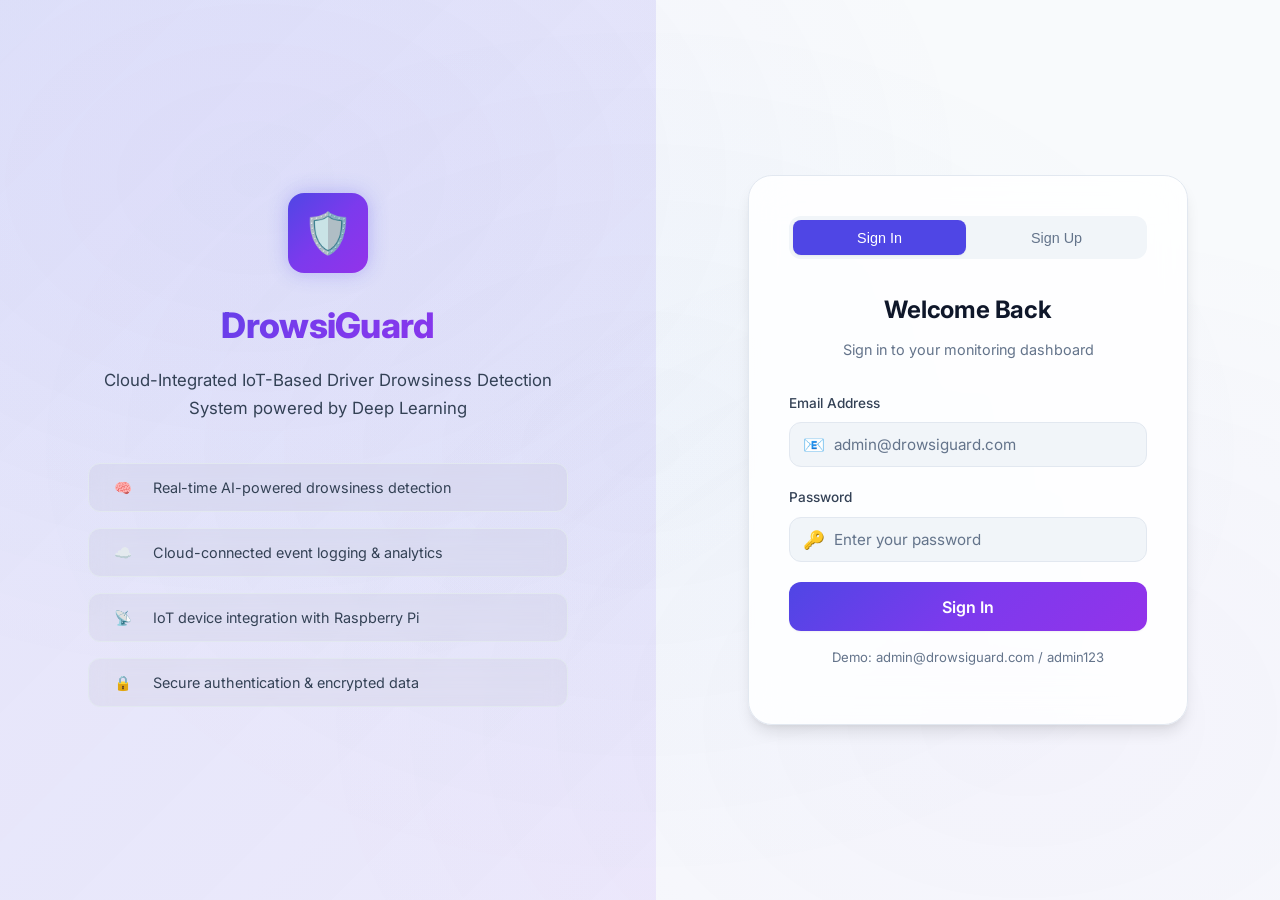
<file: frontend/index.html>
<!DOCTYPE html>
<html lang="en">
<head>
    <meta charset="UTF-8">
    <meta name="viewport" content="width=device-width, initial-scale=1.0">
    <meta name="description" content="Cloud-Integrated IoT-Based Driver Drowsiness Detection System — Secure Login">
    <title>DrowsiGuard — Login</title>
    <link rel="stylesheet" href="css/styles.css">
    <link rel="icon" href="data:image/svg+xml,<svg xmlns='http://www.w3.org/2000/svg' viewBox='0 0 100 100'><text y='.9em' font-size='90'>🛡️</text></svg>">
</head>
<body>
    <div class="auth-page" id="authPage">
        <!-- Left Branding Panel -->
        <div class="auth-left">
            <div class="auth-brand">
                <div class="logo-icon">🛡️</div>
                <h1 class="text-gradient">DrowsiGuard</h1>
                <p>Cloud-Integrated IoT-Based Driver Drowsiness Detection System powered by Deep Learning</p>

                <div class="auth-features">
                    <div class="auth-feature">
                        <span class="auth-feature-icon">🧠</span>
                        <span>Real-time AI-powered drowsiness detection</span>
                    </div>
                    <div class="auth-feature">
                        <span class="auth-feature-icon">☁️</span>
                        <span>Cloud-connected event logging & analytics</span>
                    </div>
                    <div class="auth-feature">
                        <span class="auth-feature-icon">📡</span>
                        <span>IoT device integration with Raspberry Pi</span>
                    </div>
                    <div class="auth-feature">
                        <span class="auth-feature-icon">🔒</span>
                        <span>Secure authentication & encrypted data</span>
                    </div>
                </div>
            </div>
        </div>

        <!-- Right Auth Panel -->
        <div class="auth-right">
            <div class="auth-card">
                <!-- Tabs -->
                <div class="auth-tabs">
                    <button class="auth-tab active" id="loginTab" onclick="switchTab('login')">Sign In</button>
                    <button class="auth-tab" id="registerTab" onclick="switchTab('register')">Sign Up</button>
                </div>

                <!-- Login Form -->
                <form id="loginForm" onsubmit="handleLogin(event)">
                    <h2>Welcome Back</h2>
                    <p class="subtitle">Sign in to your monitoring dashboard</p>

                    <div class="form-group">
                        <label class="form-label" for="loginEmail">Email Address</label>
                        <div class="form-input-icon">
                            <span class="icon">📧</span>
                            <input type="email" class="form-input" id="loginEmail"
                                   placeholder="admin@drowsiguard.com" required autocomplete="email">
                        </div>
                    </div>

                    <div class="form-group">
                        <label class="form-label" for="loginPassword">Password</label>
                        <div class="form-input-icon">
                            <span class="icon">🔑</span>
                            <input type="password" class="form-input" id="loginPassword"
                                   placeholder="Enter your password" required autocomplete="current-password">
                        </div>
                    </div>

                    <button type="submit" class="btn btn-primary btn-full btn-lg" id="loginBtn">
                        Sign In
                    </button>

                    <p class="text-center mt-2 text-muted" style="font-size: 0.82rem;">
                        Demo: admin@drowsiguard.com / admin123
                    </p>
                </form>

                <!-- Register Form -->
                <form id="registerForm" class="hidden" onsubmit="handleRegister(event)">
                    <h2>Create Account</h2>
                    <p class="subtitle">Register for system access</p>

                    <div class="form-group">
                        <label class="form-label" for="regUsername">Username</label>
                        <div class="form-input-icon">
                            <span class="icon">👤</span>
                            <input type="text" class="form-input" id="regUsername"
                                   placeholder="john_driver" required minlength="3">
                        </div>
                    </div>

                    <div class="form-group">
                        <label class="form-label" for="regEmail">Email Address</label>
                        <div class="form-input-icon">
                            <span class="icon">📧</span>
                            <input type="email" class="form-input" id="regEmail"
                                   placeholder="john@example.com" required>
                        </div>
                    </div>

                    <div class="form-group">
                        <label class="form-label" for="regPassword">Password</label>
                        <div class="form-input-icon">
                            <span class="icon">🔑</span>
                            <input type="password" class="form-input" id="regPassword"
                                   placeholder="Min 6 characters" required minlength="6">
                        </div>
                    </div>

                    <div class="form-group">
                        <label class="form-label" for="regRole">Account Type</label>
                        <select class="form-input" id="regRole">
                            <option value="user">Driver / User</option>
                            <option value="admin">Administrator</option>
                        </select>
                    </div>

                    <button type="submit" class="btn btn-primary btn-full btn-lg" id="registerBtn">
                        Create Account
                    </button>
                </form>

                <div id="authMessage" class="mt-2 text-center" style="font-size:0.85rem;"></div>
            </div>
        </div>
    </div>

    <!-- Toast Container -->
    <div class="toast-container" id="toastContainer"></div>

    <script src="js/auth.js"></script>
</body>
</html>
</file>
<file: frontend/css/styles.css>
/* ═══════════════════════════════════════════════════════════════════
   DROWSINESS DETECTION SYSTEM — Design System
   Premium dark theme with glassmorphism, gradients, and micro-animations
   ═══════════════════════════════════════════════════════════════════ */

/* ─── Google Fonts ─────────────────────────────────────────────── */
@import url('https://fonts.googleapis.com/css2?family=Inter:wght@300;400;500;600;700;800&display=swap');

/* ─── CSS Custom Properties ────────────────────────────────────── */
:root {
    /* Color Palette (Light Mode) */
    --bg-primary: #f8fafc;
    --bg-secondary: #ffffff;
    --bg-tertiary: #f1f5f9;
    --bg-card: rgba(255, 255, 255, 0.85);
    --bg-glass: rgba(0, 0, 0, 0.03);
    --bg-glass-hover: rgba(0, 0, 0, 0.06);

    --text-primary: #0f172a;
    --text-secondary: #334155;
    --text-muted: #64748b;
    --text-accent: #0284c7;

    --accent-primary: #4f46e5;
    --accent-secondary: #7c3aed;
    --accent-tertiary: #9333ea;
    --accent-gradient: linear-gradient(135deg, #4f46e5, #7c3aed, #9333ea);

    --success: #059669;
    --success-bg: rgba(16, 185, 129, 0.15);
    --warning: #d97706;
    --warning-bg: rgba(245, 158, 11, 0.15);
    --danger: #dc2626;
    --danger-bg: rgba(239, 68, 68, 0.15);
    --info: #0284c7;
    --info-bg: rgba(56, 189, 248, 0.15);

    --border-color: #e2e8f0;
    --border-focus: rgba(79, 70, 229, 0.5);

    /* Shadows */
    --shadow-sm: 0 1px 2px rgba(0, 0, 0, 0.05);
    --shadow-md: 0 4px 6px -1px rgba(0, 0, 0, 0.1), 0 2px 4px -1px rgba(0, 0, 0, 0.06);
    --shadow-lg: 0 10px 15px -3px rgba(0, 0, 0, 0.1), 0 4px 6px -2px rgba(0, 0, 0, 0.05);
    --shadow-glow: 0 0 20px rgba(79, 70, 229, 0.3);
    --shadow-danger: 0 0 20px rgba(220, 38, 38, 0.3);

    /* Spacing */
    --radius-sm: 8px;
    --radius-md: 12px;
    --radius-lg: 16px;
    --radius-xl: 24px;
    --radius-full: 9999px;

    /* Transitions */
    --transition-fast: 150ms cubic-bezier(0.4, 0, 0.2, 1);
    --transition-base: 250ms cubic-bezier(0.4, 0, 0.2, 1);
    --transition-slow: 400ms cubic-bezier(0.4, 0, 0.2, 1);

    /* Layout */
    --sidebar-width: 260px;
    --header-height: 64px;
    --content-max-width: 1400px;
}

/* ─── Reset & Base ─────────────────────────────────────────────── */
*, *::before, *::after {
    margin: 0;
    padding: 0;
    box-sizing: border-box;
}

html {
    scroll-behavior: smooth;
    -webkit-font-smoothing: antialiased;
    -moz-osx-font-smoothing: grayscale;
}

body {
    font-family: 'Inter', -apple-system, BlinkMacSystemFont, sans-serif;
    background: var(--bg-primary);
    color: var(--text-primary);
    line-height: 1.6;
    min-height: 100vh;
    overflow-x: hidden;
}

/* Animated background gradient */
body::before {
    content: '';
    position: fixed;
    top: 0;
    left: 0;
    width: 100%;
    height: 100%;
    background:
        radial-gradient(ellipse at 20% 20%, rgba(79, 70, 229, 0.05) 0%, transparent 50%),
        radial-gradient(ellipse at 80% 80%, rgba(124, 58, 237, 0.04) 0%, transparent 50%),
        radial-gradient(ellipse at 50% 50%, rgba(2, 132, 199, 0.03) 0%, transparent 70%);
    pointer-events: none;
    z-index: 0;
}

a {
    color: var(--accent-primary);
    text-decoration: none;
    transition: color var(--transition-fast);
}

a:hover {
    color: var(--accent-tertiary);
}

img {
    max-width: 100%;
    display: block;
}

/* ─── Typography ───────────────────────────────────────────────── */
h1 { font-size: 2rem; font-weight: 800; letter-spacing: -0.02em; }
h2 { font-size: 1.5rem; font-weight: 700; letter-spacing: -0.01em; }
h3 { font-size: 1.25rem; font-weight: 600; }
h4 { font-size: 1.1rem; font-weight: 600; }
h5 { font-size: 0.95rem; font-weight: 500; }

.text-gradient {
    background: var(--accent-gradient);
    -webkit-background-clip: text;
    -webkit-text-fill-color: transparent;
    background-clip: text;
}

.text-muted { color: var(--text-muted); }
.text-secondary { color: var(--text-secondary); }

/* ─── Auth Page (Login / Register) ─────────────────────────────── */
.auth-page {
    display: flex;
    min-height: 100vh;
    position: relative;
    z-index: 1;
}

.auth-left {
    flex: 1;
    display: flex;
    flex-direction: column;
    justify-content: center;
    align-items: center;
    padding: 3rem;
    position: relative;
    overflow: hidden;
}

.auth-left::before {
    content: '';
    position: absolute;
    inset: 0;
    background: linear-gradient(135deg, rgba(99,102,241,0.15), rgba(139,92,246,0.1));
    z-index: 0;
}

.auth-brand {
    position: relative;
    z-index: 1;
    text-align: center;
    max-width: 480px;
}

.auth-brand .logo-icon {
    width: 80px;
    height: 80px;
    border-radius: var(--radius-lg);
    background: var(--accent-gradient);
    display: flex;
    align-items: center;
    justify-content: center;
    font-size: 2.5rem;
    margin: 0 auto 1.5rem;
    box-shadow: var(--shadow-glow);
    animation: float 6s ease-in-out infinite;
}

@keyframes float {
    0%, 100% { transform: translateY(0); }
    50% { transform: translateY(-10px); }
}

.auth-brand h1 {
    font-size: 2.2rem;
    margin-bottom: 0.75rem;
}

.auth-brand p {
    color: var(--text-secondary);
    font-size: 1.05rem;
    line-height: 1.7;
}

.auth-features {
    margin-top: 2.5rem;
    display: flex;
    flex-direction: column;
    gap: 1rem;
    position: relative;
    z-index: 1;
}

.auth-feature {
    display: flex;
    align-items: center;
    gap: 0.75rem;
    padding: 0.75rem 1rem;
    background: var(--bg-glass);
    border-radius: var(--radius-md);
    border: 1px solid var(--border-color);
    backdrop-filter: blur(10px);
}

.auth-feature-icon {
    font-size: 1.3rem;
    width: 36px;
    text-align: center;
}

.auth-feature span {
    color: var(--text-secondary);
    font-size: 0.9rem;
}

.auth-right {
    flex: 1;
    display: flex;
    align-items: center;
    justify-content: center;
    padding: 2rem;
}

.auth-card {
    width: 100%;
    max-width: 440px;
    background: var(--bg-card);
    border: 1px solid var(--border-color);
    border-radius: var(--radius-xl);
    padding: 2.5rem;
    backdrop-filter: blur(20px);
    box-shadow: var(--shadow-lg);
    animation: slideUp 0.5s ease-out;
}

@keyframes slideUp {
    from { opacity: 0; transform: translateY(20px); }
    to { opacity: 1; transform: translateY(0); }
}

.auth-card h2 {
    text-align: center;
    margin-bottom: 0.5rem;
}

.auth-card .subtitle {
    text-align: center;
    color: var(--text-muted);
    margin-bottom: 2rem;
    font-size: 0.9rem;
}

.auth-tabs {
    display: flex;
    gap: 4px;
    background: var(--bg-tertiary);
    border-radius: var(--radius-md);
    padding: 4px;
    margin-bottom: 2rem;
}

.auth-tab {
    flex: 1;
    padding: 0.6rem;
    text-align: center;
    border-radius: var(--radius-sm);
    cursor: pointer;
    font-weight: 500;
    font-size: 0.9rem;
    color: var(--text-muted);
    transition: all var(--transition-base);
    border: none;
    background: none;
}

.auth-tab.active {
    background: var(--accent-primary);
    color: white;
    box-shadow: var(--shadow-sm);
}

.auth-tab:hover:not(.active) {
    color: var(--text-primary);
}

/* ─── Form Elements ────────────────────────────────────────────── */
.form-group {
    margin-bottom: 1.25rem;
}

.form-label {
    display: block;
    font-size: 0.85rem;
    font-weight: 500;
    color: var(--text-secondary);
    margin-bottom: 0.5rem;
}

.form-input {
    width: 100%;
    padding: 0.75rem 1rem;
    background: var(--bg-tertiary);
    border: 1px solid var(--border-color);
    border-radius: var(--radius-md);
    color: var(--text-primary);
    font-family: inherit;
    font-size: 0.95rem;
    transition: all var(--transition-fast);
    outline: none;
}

.form-input:focus {
    border-color: var(--accent-primary);
    box-shadow: 0 0 0 3px rgba(99, 102, 241, 0.15);
}

.form-input::placeholder {
    color: var(--text-muted);
}

.form-input-icon {
    position: relative;
}

.form-input-icon .form-input {
    padding-left: 2.75rem;
}

.form-input-icon .icon {
    position: absolute;
    left: 0.85rem;
    top: 50%;
    transform: translateY(-50%);
    font-size: 1.1rem;
    color: var(--text-muted);
}

select.form-input {
    cursor: pointer;
    appearance: none;
    background-image: url("data:image/svg+xml;charset=UTF-8,%3csvg xmlns='http://www.w3.org/2000/svg' viewBox='0 0 24 24' fill='none' stroke='%2394a3b8' stroke-width='2' stroke-linecap='round' stroke-linejoin='round'%3e%3cpolyline points='6 9 12 15 18 9'%3e%3c/polyline%3e%3c/svg%3e");
    background-repeat: no-repeat;
    background-position: right 0.75rem center;
    background-size: 1em;
    padding-right: 2.5rem;
}

/* ─── Buttons ──────────────────────────────────────────────────── */
.btn {
    display: inline-flex;
    align-items: center;
    justify-content: center;
    gap: 0.5rem;
    padding: 0.75rem 1.5rem;
    font-family: inherit;
    font-size: 0.925rem;
    font-weight: 600;
    border: none;
    border-radius: var(--radius-md);
    cursor: pointer;
    transition: all var(--transition-base);
    outline: none;
    text-decoration: none;
    white-space: nowrap;
}

.btn-primary {
    background: var(--accent-gradient);
    color: white;
    box-shadow: var(--shadow-sm);
}

.btn-primary:hover {
    transform: translateY(-1px);
    box-shadow: var(--shadow-glow);
}

.btn-primary:active {
    transform: translateY(0);
}

.btn-secondary {
    background: var(--bg-tertiary);
    color: var(--text-primary);
    border: 1px solid var(--border-color);
}

.btn-secondary:hover {
    background: var(--bg-glass-hover);
    border-color: var(--accent-primary);
}

.btn-danger {
    background: var(--danger);
    color: white;
}

.btn-danger:hover {
    background: #dc2626;
}

.btn-ghost {
    background: transparent;
    color: var(--text-secondary);
}

.btn-ghost:hover {
    color: var(--text-primary);
    background: var(--bg-glass);
}

.btn-sm {
    padding: 0.5rem 1rem;
    font-size: 0.825rem;
}

.btn-lg {
    padding: 0.9rem 2rem;
    font-size: 1rem;
}

.btn-full {
    width: 100%;
}

.btn:disabled {
    opacity: 0.5;
    cursor: not-allowed;
    transform: none;
}

.btn .spinner {
    width: 18px;
    height: 18px;
    border: 2px solid rgba(255,255,255,0.3);
    border-top-color: white;
    border-radius: 50%;
    animation: spin 0.7s linear infinite;
}

@keyframes spin {
    to { transform: rotate(360deg); }
}

/* ─── Dashboard Layout ─────────────────────────────────────────── */
.app-layout {
    display: flex;
    min-height: 100vh;
    position: relative;
    z-index: 1;
}

/* Sidebar */
.sidebar {
    width: var(--sidebar-width);
    background: var(--bg-secondary);
    border-right: 1px solid var(--border-color);
    display: flex;
    flex-direction: column;
    position: fixed;
    top: 0;
    left: 0;
    bottom: 0;
    z-index: 100;
    transition: transform var(--transition-base);
}

.sidebar-header {
    padding: 1.25rem 1.5rem;
    border-bottom: 1px solid var(--border-color);
    display: flex;
    align-items: center;
    gap: 0.75rem;
}

.sidebar-logo {
    width: 40px;
    height: 40px;
    border-radius: var(--radius-sm);
    background: var(--accent-gradient);
    display: flex;
    align-items: center;
    justify-content: center;
    font-size: 1.4rem;
    flex-shrink: 0;
}

.sidebar-title {
    font-size: 1rem;
    font-weight: 700;
    line-height: 1.3;
}

.sidebar-title small {
    display: block;
    font-size: 0.7rem;
    font-weight: 400;
    color: var(--text-muted);
    letter-spacing: 0.05em;
    text-transform: uppercase;
}

.sidebar-nav {
    flex: 1;
    padding: 1rem 0.75rem;
    overflow-y: auto;
}

.nav-section {
    margin-bottom: 1.5rem;
}

.nav-section-title {
    font-size: 0.7rem;
    font-weight: 600;
    text-transform: uppercase;
    letter-spacing: 0.08em;
    color: var(--text-muted);
    padding: 0 0.75rem;
    margin-bottom: 0.5rem;
}

.nav-link {
    display: flex;
    align-items: center;
    gap: 0.75rem;
    padding: 0.65rem 0.75rem;
    border-radius: var(--radius-sm);
    color: var(--text-secondary);
    font-size: 0.9rem;
    font-weight: 500;
    transition: all var(--transition-fast);
    cursor: pointer;
    border: none;
    background: none;
    width: 100%;
    text-align: left;
}

.nav-link:hover {
    background: var(--bg-glass);
    color: var(--text-primary);
}

.nav-link.active {
    background: rgba(99, 102, 241, 0.12);
    color: var(--accent-primary);
}

.nav-link .nav-icon {
    font-size: 1.15rem;
    width: 24px;
    text-align: center;
}

.nav-link .badge {
    margin-left: auto;
    background: var(--danger);
    color: white;
    font-size: 0.7rem;
    font-weight: 600;
    padding: 2px 7px;
    border-radius: var(--radius-full);
    min-width: 20px;
    text-align: center;
}

.sidebar-footer {
    padding: 1rem 1.25rem;
    border-top: 1px solid var(--border-color);
}

.sidebar-user {
    display: flex;
    align-items: center;
    gap: 0.75rem;
    padding: 0.5rem;
    border-radius: var(--radius-sm);
}

.sidebar-user .avatar {
    width: 36px;
    height: 36px;
    border-radius: var(--radius-full);
    background: var(--accent-gradient);
    display: flex;
    align-items: center;
    justify-content: center;
    font-weight: 700;
    font-size: 0.85rem;
    color: white;
    flex-shrink: 0;
}

.sidebar-user .user-info {
    flex: 1;
    min-width: 0;
}

.sidebar-user .user-name {
    font-size: 0.85rem;
    font-weight: 600;
    white-space: nowrap;
    overflow: hidden;
    text-overflow: ellipsis;
}

.sidebar-user .user-role {
    font-size: 0.72rem;
    color: var(--text-muted);
    text-transform: capitalize;
}

/* Main Content */
.main-content {
    flex: 1;
    margin-left: var(--sidebar-width);
    min-height: 100vh;
}

.main-header {
    position: sticky;
    top: 0;
    z-index: 50;
    height: var(--header-height);
    background: rgba(255, 255, 255, 0.85); /* Light mode blur */
    backdrop-filter: blur(12px);
    border-bottom: 1px solid var(--border-color);
    display: flex;
    align-items: center;
    justify-content: space-between;
    padding: 0 2rem;
}

.main-header h2 {
    font-size: 1.2rem;
}

.header-actions {
    display: flex;
    align-items: center;
    gap: 0.75rem;
}

.page-content {
    padding: 2rem;
    max-width: var(--content-max-width);
}

/* ─── Cards ────────────────────────────────────────────────────── */
.card {
    background: var(--bg-card);
    border: 1px solid var(--border-color);
    border-radius: var(--radius-lg);
    backdrop-filter: blur(10px);
    transition: all var(--transition-base);
}

.card:hover {
    border-color: rgba(255, 255, 255, 0.12);
    box-shadow: var(--shadow-md);
}

.card-header {
    padding: 1.25rem 1.5rem;
    border-bottom: 1px solid var(--border-color);
    display: flex;
    align-items: center;
    justify-content: space-between;
}

.card-header h3 {
    font-size: 1rem;
}

.card-body {
    padding: 1.5rem;
}

.card-footer {
    padding: 1rem 1.5rem;
    border-top: 1px solid var(--border-color);
}

/* ─── Stat Cards ───────────────────────────────────────────────── */
.stats-grid {
    display: grid;
    grid-template-columns: repeat(auto-fit, minmax(220px, 1fr));
    gap: 1.25rem;
    margin-bottom: 2rem;
}

.stat-card {
    background: var(--bg-card);
    border: 1px solid var(--border-color);
    border-radius: var(--radius-lg);
    padding: 1.5rem;
    backdrop-filter: blur(10px);
    transition: all var(--transition-base);
    position: relative;
    overflow: hidden;
}

.stat-card::before {
    content: '';
    position: absolute;
    top: 0;
    left: 0;
    right: 0;
    height: 3px;
    background: var(--accent-gradient);
    opacity: 0;
    transition: opacity var(--transition-base);
}

.stat-card:hover::before {
    opacity: 1;
}

.stat-card:hover {
    transform: translateY(-2px);
    box-shadow: var(--shadow-md);
}

.stat-card .stat-icon {
    width: 44px;
    height: 44px;
    border-radius: var(--radius-md);
    display: flex;
    align-items: center;
    justify-content: center;
    font-size: 1.3rem;
    margin-bottom: 1rem;
}

.stat-card .stat-icon.purple { background: rgba(99,102,241,0.12); color: var(--accent-primary); }
.stat-card .stat-icon.red { background: var(--danger-bg); color: var(--danger); }
.stat-card .stat-icon.green { background: var(--success-bg); color: var(--success); }
.stat-card .stat-icon.amber { background: var(--warning-bg); color: var(--warning); }
.stat-card .stat-icon.blue { background: var(--info-bg); color: var(--info); }

.stat-card .stat-value {
    font-size: 2rem;
    font-weight: 800;
    line-height: 1;
    margin-bottom: 0.25rem;
}

.stat-card .stat-label {
    font-size: 0.82rem;
    color: var(--text-muted);
}

.stat-card .stat-change {
    display: inline-flex;
    align-items: center;
    gap: 0.25rem;
    font-size: 0.78rem;
    font-weight: 600;
    margin-top: 0.5rem;
    padding: 2px 8px;
    border-radius: var(--radius-full);
}

.stat-change.up { background: var(--danger-bg); color: var(--danger); }
.stat-change.down { background: var(--success-bg); color: var(--success); }

/* ─── Charts ───────────────────────────────────────────────────── */
.charts-grid {
    display: grid;
    grid-template-columns: repeat(auto-fit, minmax(400px, 1fr));
    gap: 1.5rem;
    margin-bottom: 2rem;
}

.chart-container {
    position: relative;
    height: 280px;
}

/* ─── Event Feed / Table ───────────────────────────────────────── */
.event-feed {
    display: flex;
    flex-direction: column;
    gap: 0.5rem;
}

.event-item {
    display: flex;
    align-items: center;
    gap: 1rem;
    padding: 0.85rem 1rem;
    background: var(--bg-glass);
    border-radius: var(--radius-md);
    border: 1px solid transparent;
    transition: all var(--transition-fast);
    cursor: pointer;
}

.event-item:hover {
    background: var(--bg-glass-hover);
    border-color: var(--border-color);
}

.event-item .event-icon {
    width: 36px;
    height: 36px;
    border-radius: var(--radius-full);
    display: flex;
    align-items: center;
    justify-content: center;
    font-size: 1rem;
    flex-shrink: 0;
}

.event-item .event-icon.drowsy { background: var(--danger-bg); color: var(--danger); }
.event-item .event-icon.yawn { background: var(--warning-bg); color: var(--warning); }
.event-item .event-icon.normal { background: var(--success-bg); color: var(--success); }

.event-item .event-info { flex: 1; }

.event-item .event-type {
    font-size: 0.88rem;
    font-weight: 600;
    text-transform: capitalize;
}

.event-item .event-meta {
    font-size: 0.78rem;
    color: var(--text-muted);
}

.event-item .event-time {
    font-size: 0.78rem;
    color: var(--text-muted);
    white-space: nowrap;
}

/* Severity badges */
.badge-severity {
    padding: 3px 10px;
    border-radius: var(--radius-full);
    font-size: 0.72rem;
    font-weight: 600;
    text-transform: uppercase;
    letter-spacing: 0.03em;
}

.badge-severity.critical { background: var(--danger-bg); color: var(--danger); }
.badge-severity.high { background: rgba(249,115,22,0.12); color: #f97316; }
.badge-severity.medium { background: var(--warning-bg); color: var(--warning); }
.badge-severity.low { background: var(--success-bg); color: var(--success); }

/* ─── Status Indicator ─────────────────────────────────────────── */
.status-dot {
    width: 10px;
    height: 10px;
    border-radius: 50%;
    display: inline-block;
}

.status-dot.online { background: var(--success); box-shadow: 0 0 8px rgba(16,185,129,0.5); }
.status-dot.drowsy { background: var(--danger); box-shadow: 0 0 8px rgba(239,68,68,0.5); animation: pulse 2s infinite; }
.status-dot.offline { background: var(--text-muted); }

@keyframes pulse {
    0%, 100% { opacity: 1; transform: scale(1); }
    50% { opacity: 0.6; transform: scale(1.3); }
}

/* ─── NLP Query Panel ──────────────────────────────────────────── */
.nlp-panel {
    background: var(--bg-card);
    border: 1px solid var(--border-color);
    border-radius: var(--radius-lg);
    padding: 1.5rem;
    margin-bottom: 2rem;
}

.nlp-input-group {
    display: flex;
    gap: 0.5rem;
}

.nlp-input-group .form-input {
    flex: 1;
}

.nlp-response {
    margin-top: 1rem;
    padding: 1rem;
    background: var(--bg-tertiary);
    border-radius: var(--radius-md);
    border-left: 3px solid var(--accent-primary);
    display: none;
}

.nlp-response.visible {
    display: block;
    animation: fadeIn 0.3s ease-out;
}

@keyframes fadeIn {
    from { opacity: 0; transform: translateY(-5px); }
    to { opacity: 1; transform: translateY(0); }
}

.nlp-suggestions {
    display: flex;
    flex-wrap: wrap;
    gap: 0.5rem;
    margin-top: 0.75rem;
}

.nlp-suggestion {
    padding: 0.4rem 0.85rem;
    background: var(--bg-glass);
    border: 1px solid var(--border-color);
    border-radius: var(--radius-full);
    font-size: 0.8rem;
    color: var(--text-secondary);
    cursor: pointer;
    transition: all var(--transition-fast);
}

.nlp-suggestion:hover {
    background: rgba(99,102,241,0.12);
    color: var(--accent-primary);
    border-color: var(--accent-primary);
}

/* ─── Data Table ───────────────────────────────────────────────── */
.data-table {
    width: 100%;
    border-collapse: collapse;
}

.data-table th {
    text-align: left;
    padding: 0.75rem 1rem;
    font-size: 0.78rem;
    font-weight: 600;
    text-transform: uppercase;
    letter-spacing: 0.05em;
    color: var(--text-muted);
    border-bottom: 1px solid var(--border-color);
}

.data-table td {
    padding: 0.85rem 1rem;
    font-size: 0.88rem;
    border-bottom: 1px solid var(--border-color);
}

.data-table tr:hover td {
    background: var(--bg-glass);
}

.data-table tr:last-child td {
    border-bottom: none;
}

/* ─── Modal ────────────────────────────────────────────────────── */
.modal-overlay {
    position: fixed;
    inset: 0;
    background: rgba(0, 0, 0, 0.6);
    backdrop-filter: blur(4px);
    display: flex;
    align-items: center;
    justify-content: center;
    z-index: 1000;
    opacity: 0;
    visibility: hidden;
    transition: all var(--transition-base);
}

.modal-overlay.active {
    opacity: 1;
    visibility: visible;
}

.modal {
    background: var(--bg-secondary);
    border: 1px solid var(--border-color);
    border-radius: var(--radius-xl);
    width: 90%;
    max-width: 520px;
    max-height: 85vh;
    overflow-y: auto;
    transform: scale(0.9);
    transition: transform var(--transition-base);
}

.modal-overlay.active .modal {
    transform: scale(1);
}

.modal-header {
    padding: 1.25rem 1.5rem;
    border-bottom: 1px solid var(--border-color);
    display: flex;
    align-items: center;
    justify-content: space-between;
}

.modal-body {
    padding: 1.5rem;
}

.modal-footer {
    padding: 1rem 1.5rem;
    border-top: 1px solid var(--border-color);
    display: flex;
    justify-content: flex-end;
    gap: 0.75rem;
}

.modal-close {
    background: none;
    border: none;
    color: var(--text-muted);
    font-size: 1.5rem;
    cursor: pointer;
    padding: 0.25rem;
    line-height: 1;
    transition: color var(--transition-fast);
}

.modal-close:hover {
    color: var(--text-primary);
}

/* ─── Toast Notifications ──────────────────────────────────────── */
.toast-container {
    position: fixed;
    top: 1rem;
    right: 1rem;
    z-index: 2000;
    display: flex;
    flex-direction: column;
    gap: 0.5rem;
}

.toast {
    padding: 0.85rem 1.25rem;
    border-radius: var(--radius-md);
    font-size: 0.88rem;
    font-weight: 500;
    display: flex;
    align-items: center;
    gap: 0.75rem;
    min-width: 300px;
    max-width: 450px;
    box-shadow: var(--shadow-lg);
    animation: slideIn 0.3s ease-out;
    border: 1px solid;
}

@keyframes slideIn {
    from { opacity: 0; transform: translateX(50px); }
    to { opacity: 1; transform: translateX(0); }
}

.toast.success { background: #052e16; border-color: rgba(16,185,129,0.3); color: var(--success); }
.toast.error { background: #2a0505; border-color: rgba(239,68,68,0.3); color: var(--danger); }
.toast.warning { background: #2a1f05; border-color: rgba(245,158,11,0.3); color: var(--warning); }
.toast.info { background: #051e2a; border-color: rgba(56,189,248,0.3); color: var(--info); }

/* ─── Loading ──────────────────────────────────────────────────── */
.loading-container {
    display: flex;
    flex-direction: column;
    align-items: center;
    justify-content: center;
    padding: 3rem;
    gap: 1rem;
}

.loading-spinner {
    width: 40px;
    height: 40px;
    border: 3px solid var(--border-color);
    border-top-color: var(--accent-primary);
    border-radius: 50%;
    animation: spin 0.8s linear infinite;
}

/* ─── Empty State ──────────────────────────────────────────────── */
.empty-state {
    text-align: center;
    padding: 3rem;
    color: var(--text-muted);
}

.empty-state .empty-icon {
    font-size: 3rem;
    margin-bottom: 1rem;
    opacity: 0.5;
}

.empty-state h3 {
    color: var(--text-secondary);
    margin-bottom: 0.5rem;
}

/* ─── Responsive ───────────────────────────────────────────────── */
.mobile-menu-btn {
    display: none;
    background: none;
    border: none;
    color: var(--text-primary);
    font-size: 1.5rem;
    cursor: pointer;
    padding: 0.25rem;
}

@media (max-width: 768px) {
    .auth-page {
        flex-direction: column;
    }

    .auth-left {
        padding: 2rem;
        min-height: auto;
    }

    .auth-features {
        display: none;
    }

    .sidebar {
        transform: translateX(-100%);
    }

    .sidebar.open {
        transform: translateX(0);
    }

    .main-content {
        margin-left: 0;
    }

    .mobile-menu-btn {
        display: block;
    }

    .stats-grid {
        grid-template-columns: repeat(2, 1fr);
    }

    .charts-grid {
        grid-template-columns: 1fr;
    }

    .page-content {
        padding: 1rem;
    }

    .main-header {
        padding: 0 1rem;
    }
}

@media (max-width: 480px) {
    .stats-grid {
        grid-template-columns: 1fr;
    }

    .auth-card {
        padding: 1.5rem;
    }
}

/* ─── Scrollbar ────────────────────────────────────────────────── */
::-webkit-scrollbar {
    width: 6px;
}

::-webkit-scrollbar-track {
    background: transparent;
}

::-webkit-scrollbar-thumb {
    background: rgba(255, 255, 255, 0.1);
    border-radius: 3px;
}

::-webkit-scrollbar-thumb:hover {
    background: rgba(255, 255, 255, 0.2);
}

/* ─── Utility Classes ──────────────────────────────────────────── */
.hidden { display: none !important; }
.flex { display: flex; }
.flex-col { flex-direction: column; }
.items-center { align-items: center; }
.justify-between { justify-content: space-between; }
.gap-1 { gap: 0.5rem; }
.gap-2 { gap: 1rem; }
.mt-1 { margin-top: 0.5rem; }
.mt-2 { margin-top: 1rem; }
.mb-2 { margin-bottom: 1rem; }
.p-2 { padding: 1rem; }
.text-center { text-align: center; }
.w-full { width: 100%; }
.truncate { overflow: hidden; text-overflow: ellipsis; white-space: nowrap; }
</file>
